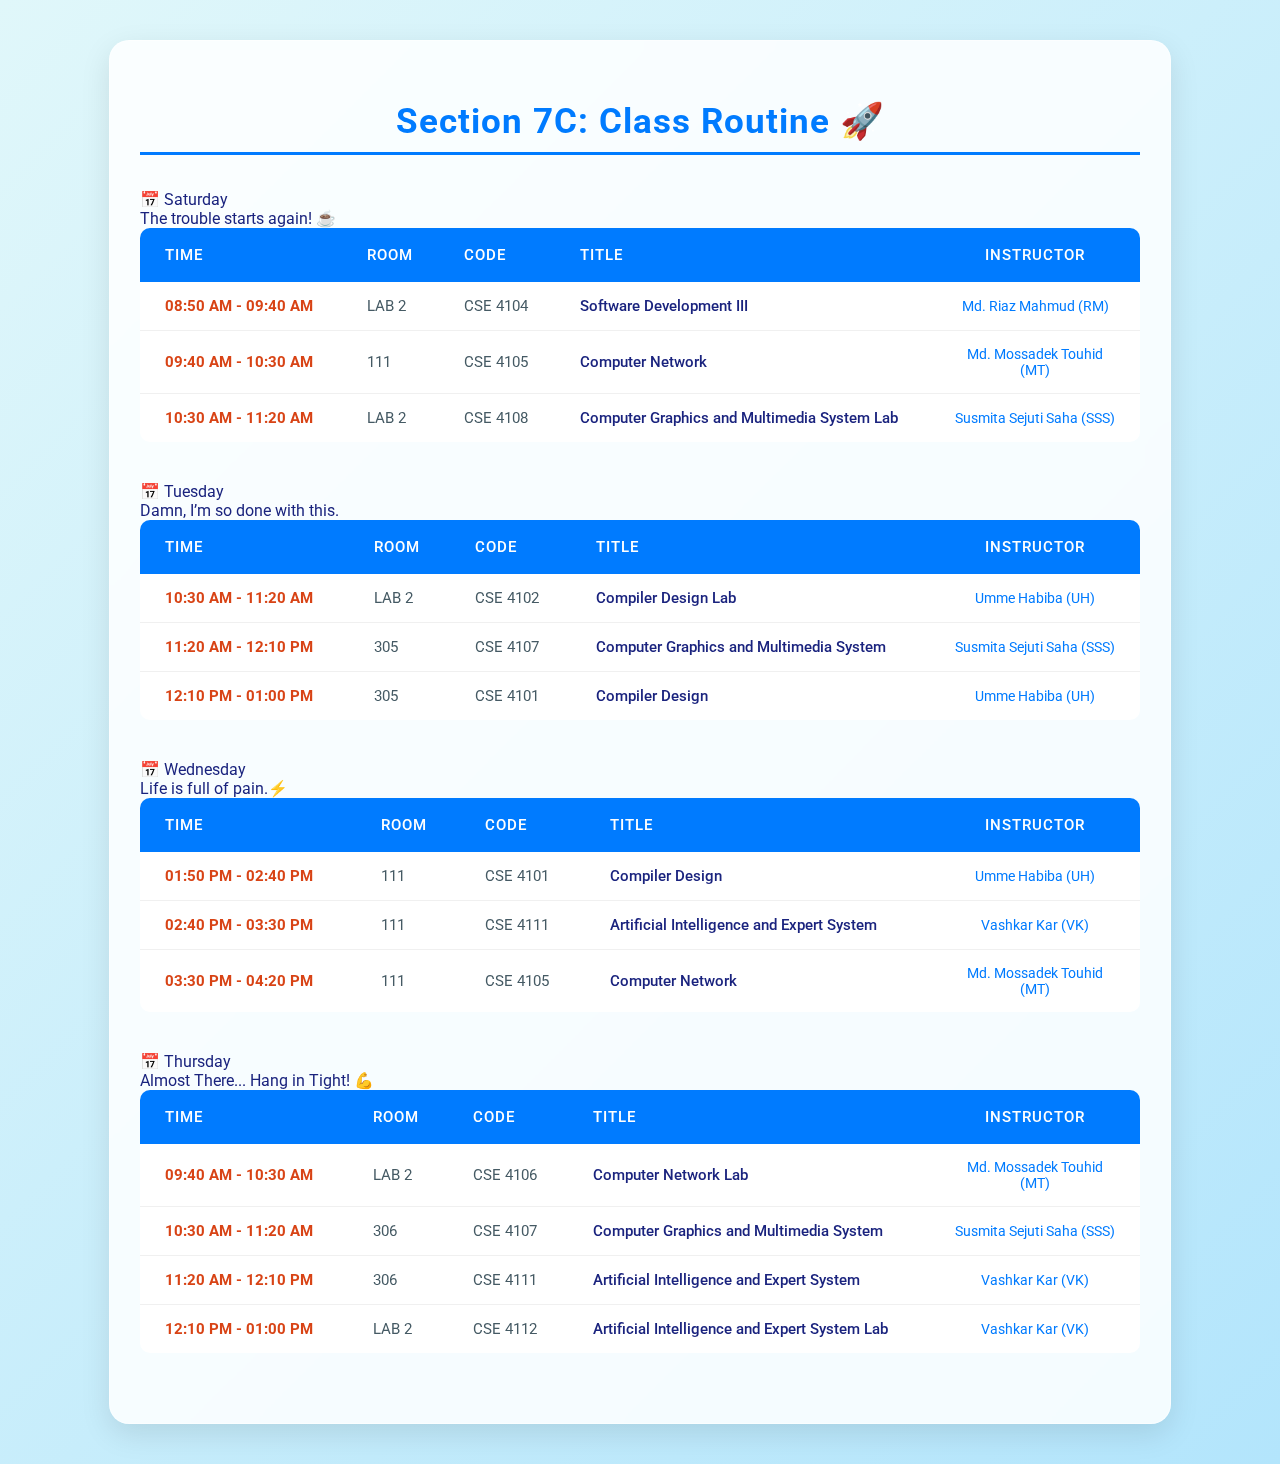
<file: index.html>
<!DOCTYPE html>
<html lang="en">
  <head>
    <meta charset="UTF-8" />
    <meta name="viewport" content="width=device-width, initial-scale=1.0" />
    <title>Section 7C Routine</title>
    <link rel="stylesheet" href="styles.css" />
  </head>
  <body>
    <div class="schedule-container">
      <h2 class="main-title">Section 7C: Class Routine 🚀</h2>

      <div class="table-wrapper" id="schedule-output">
        <p>Loading the complete schedule...</p>
      </div>
    </div>

    <script>
      const COURSE_MAP = {
        "CSE 4101": "Compiler Design",
        "CSE 4102": "Compiler Design Lab",
        "CSE 4104": "Software Development III",
        "CSE 4105": "Computer Network",
        "CSE 4106": "Computer Network Lab",
        "CSE 4107": "Computer Graphics and Multimedia System",
        "CSE 4108": "Computer Graphics and Multimedia System Lab",
        "CSE 4111": "Artificial Intelligence and Expert System",
        "CSE 4112": "Artificial Intelligence and Expert System Lab",
      };

      const TEACHER_MAP = {
        RM: "Md. Riaz Mahmud (RM)",
        MT: "Md. Mossadek Touhid (MT)",
        SSS: "Susmita Sejuti Saha (SSS)",
        UH: "Umme Habiba (UH)",
        VK: "Vashkar Kar (VK)",
      };

      const scheduleData = {
        schedule: [
          {
            day: "Saturday",
            caption: "The trouble starts again! ☕",
            classes: [
              {
                time: "08:50 AM - 09:40 AM",
                room_lab: "LAB 2",
                course_code: "CSE 4104",
                course_title: COURSE_MAP["CSE 4104"],
                teacher: TEACHER_MAP["RM"],
              },
              {
                time: "09:40 AM - 10:30 AM",
                room_lab: "111",
                course_code: "CSE 4105",
                course_title: COURSE_MAP["CSE 4105"],
                teacher: TEACHER_MAP["MT"],
              },
              {
                time: "10:30 AM - 11:20 AM",
                room_lab: "LAB 2",
                course_code: "CSE 4108",
                course_title: COURSE_MAP["CSE 4108"],
                teacher: TEACHER_MAP["SSS"],
              },
            ],
          },
          {
            day: "Tuesday",
            caption: "Damn, I’m so done with this.",
            classes: [
              {
                time: "10:30 AM - 11:20 AM",
                room_lab: "LAB 2",
                course_code: "CSE 4102",
                course_title: COURSE_MAP["CSE 4102"],
                teacher: TEACHER_MAP["UH"],
              },
              {
                time: "11:20 AM - 12:10 PM",
                room_lab: "305",
                course_code: "CSE 4107",
                course_title: COURSE_MAP["CSE 4107"],
                teacher: TEACHER_MAP["SSS"],
              },
              {
                time: "12:10 PM - 01:00 PM",
                room_lab: "305",
                course_code: "CSE 4101",
                course_title: COURSE_MAP["CSE 4101"],
                teacher: TEACHER_MAP["UH"],
              },
            ],
          },
          {
            day: "Wednesday",
            caption: "Life is full of pain.⚡",
            classes: [
              {
                time: "01:50 PM - 02:40 PM",
                room_lab: "111",
                course_code: "CSE 4101",
                course_title: COURSE_MAP["CSE 4101"],
                teacher: TEACHER_MAP["UH"],
              },
              {
                time: "02:40 PM - 03:30 PM",
                room_lab: "111",
                course_code: "CSE 4111",
                course_title: COURSE_MAP["CSE 4111"],
                teacher: TEACHER_MAP["VK"],
              },
              {
                time: "03:30 PM - 04:20 PM",
                room_lab: "111",
                course_code: "CSE 4105",
                course_title: COURSE_MAP["CSE 4105"],
                teacher: TEACHER_MAP["MT"],
              },
            ],
          },
          {
            day: "Thursday",
            caption: "Almost There... Hang in Tight! 💪",
            classes: [
              {
                time: "09:40 AM - 10:30 AM",
                room_lab: "LAB 2",
                course_code: "CSE 4106",
                course_title: COURSE_MAP["CSE 4106"],
                teacher: TEACHER_MAP["MT"],
              },
              {
                time: "10:30 AM - 11:20 AM",
                room_lab: "306",
                course_code: "CSE 4107",
                course_title: COURSE_MAP["CSE 4107"],
                teacher: TEACHER_MAP["SSS"],
              },
              {
                time: "11:20 AM - 12:10 PM",
                room_lab: "306",
                course_code: "CSE 4111",
                course_title: COURSE_MAP["CSE 4111"],
                teacher: TEACHER_MAP["VK"],
              },
              {
                time: "12:10 PM - 01:00 PM",
                room_lab: "LAB 2",
                course_code: "CSE 4112",
                course_title: COURSE_MAP["CSE 4112"],
                teacher: TEACHER_MAP["VK"],
              },
            ],
          },
        ],
      };

      function renderSchedule(data) {
        const outputElement = document.getElementById("schedule-output");
        let htmlContent = "";

        data.schedule.forEach((daySchedule) => {
          htmlContent += `
            <div class="day-card">
              <div class="day-header">
                <div class="day-title">
                  <span class="icon">📅</span> ${daySchedule.day}
                </div>
                <span class="caption">${daySchedule.caption}</span>
              </div>
              <div class="table-container">
                <table class="schedule-table">
                  <thead>
                    <tr>
                      <th>Time</th>
                      <th>Room</th>
                      <th>Code</th>
                      <th>Title</th>
                      <th>Instructor</th>
                    </tr>
                  </thead>
                  <tbody>
          `;

          daySchedule.classes.forEach((classItem) => {
            htmlContent += `
              <tr>
                <td>${classItem.time}</td>
                <td>${classItem.room_lab}</td>
                <td>${classItem.course_code}</td>
                <td>${classItem.course_title}</td>
                <td>${classItem.teacher}</td>
              </tr>
            `;
          });

          htmlContent += `
                  </tbody>
                </table>
              </div>
            </div>
          `;
        });

        outputElement.innerHTML = htmlContent;
      }

      document.addEventListener("DOMContentLoaded", () => {
        renderSchedule(scheduleData);
      });
    </script>
  </body>
</html>
</file>
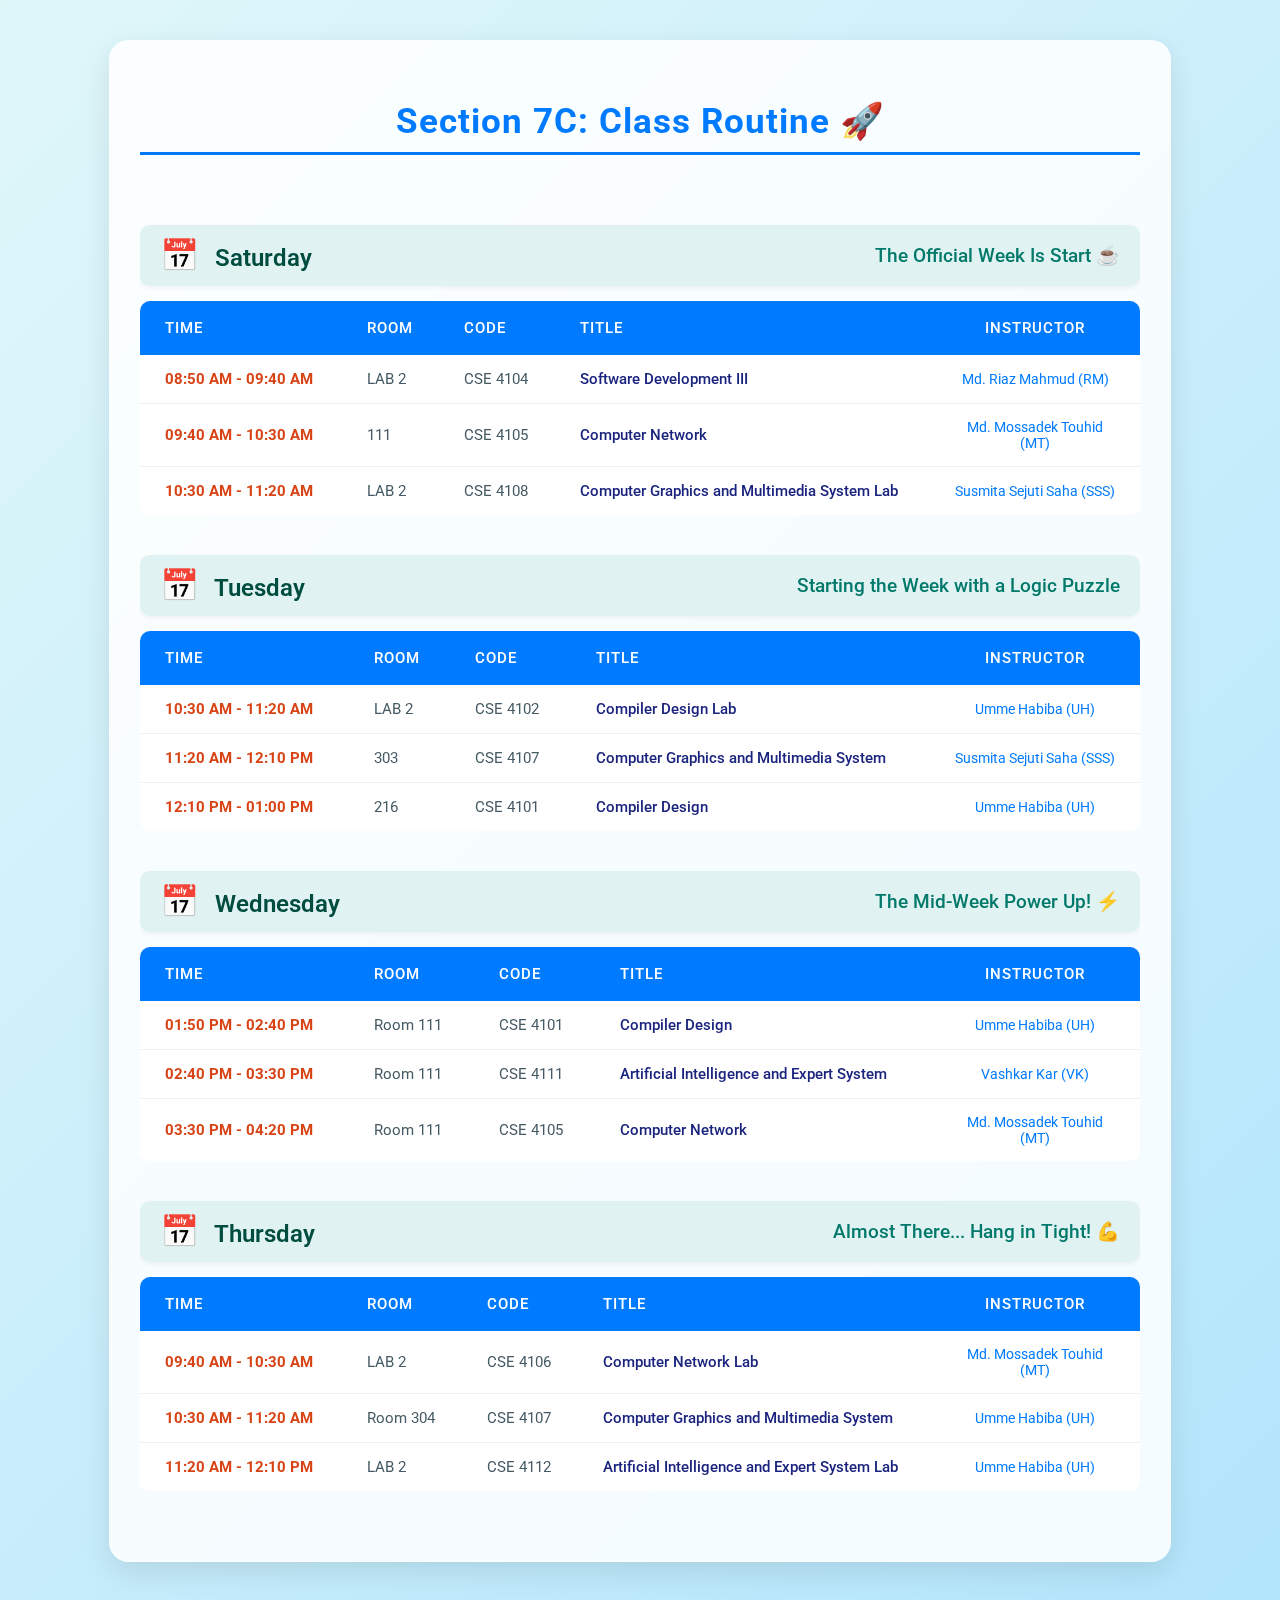
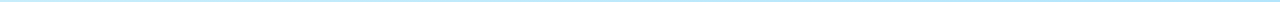
<file: routing.html>
<!DOCTYPE html>
<html lang="en">
  <head>
    <meta charset="UTF-8" />
    <meta name="viewport" content="width=device-width, initial-scale=1.0" />
    <title>Section 7C Routine</title>
    <link rel="stylesheet" href="styles.css" />
  </head>
  <body>
    <div class="schedule-container">
      <h2 class="main-title">Section 7C: Class Routine 🚀</h2>

      <div class="table-wrapper" id="schedule-output">
        <p>Loading the complete schedule...</p>
      </div>
    </div>

    <script>
      // 🚀 CENTRAL COURSE MAPPING (Subject Code and Title Constant)
      const COURSE_MAP = {
        "CSE 4101": "Compiler Design",
        "CSE 4102": "Compiler Design Lab",
        "CSE 4104": "Software Development III",
        "CSE 4105": "Computer Network",
        "CSE 4106": "Computer Network Lab",
        "CSE 4107": "Computer Graphics and Multimedia System",
        "CSE 4108": "Computer Graphics and Multimedia System Lab",
        "CSE 4111": "Artificial Intelligence and Expert System",
        "CSE 4112": "Artificial Intelligence and Expert System Lab",
      };

      // 👨‍🏫 CENTRAL TEACHER MAPPING (Teacher Full Name and Abbreviation Constant)
      // Note: The key should be the abbreviation used in the routine.
      const TEACHER_MAP = {
        RM: "Md. Riaz Mahmud (RM)",
        MT: "Md. Mossadek Touhid (MT)",
        SSS: "Susmita Sejuti Saha (SSS)",
        UH: "Umme Habiba (UH)",
        VK: "Vashkar Kar (VK)",
      };

      // SECTION 7C Final Routine (Saturday, Tuesday, Wednesday, Thursday)
      const scheduleData = {
        schedule: [
          {
            day: "Saturday",
            caption: "The Official Week Is Start ☕",
            classes: [
              {
                time: "08:50 AM - 09:40 AM",
                room_lab: "LAB 2",
                course_code: "CSE 4104",
                course_title: COURSE_MAP["CSE 4104"],
                teacher: TEACHER_MAP["RM"],
              },
              {
                time: "09:40 AM - 10:30 AM",
                room_lab: "111",
                course_code: "CSE 4105",
                course_title: COURSE_MAP["CSE 4105"],
                teacher: TEACHER_MAP["MT"],
              },
              {
                time: "10:30 AM - 11:20 AM",
                room_lab: "LAB 2",
                course_code: "CSE 4108",
                course_title: COURSE_MAP["CSE 4108"],
                teacher: TEACHER_MAP["SSS"],
              },
            ],
          },
          {
            day: "Tuesday",
            caption: "Starting the Week with a Logic Puzzle",
            classes: [
              {
                time: "10:30 AM - 11:20 AM",
                room_lab: "LAB 2",
                course_code: "CSE 4102",
                course_title: COURSE_MAP["CSE 4102"],
                teacher: TEACHER_MAP["UH"],
              },
              {
                time: "11:20 AM - 12:10 PM",
                room_lab: "303",
                course_code: "CSE 4107",
                course_title: COURSE_MAP["CSE 4107"],
                teacher: TEACHER_MAP["SSS"],
              },
              {
                time: "12:10 PM - 01:00 PM",
                room_lab: "216",
                course_code: "CSE 4101",
                course_title: COURSE_MAP["CSE 4101"],
                teacher: TEACHER_MAP["UH"],
              },
            ],
          },
          {
            day: "Wednesday",
            caption: "The Mid-Week Power Up! ⚡",
            classes: [
              {
                time: "01:50 PM - 02:40 PM",
                room_lab: "Room 111",
                course_code: "CSE 4101",
                course_title: COURSE_MAP["CSE 4101"],
                teacher: TEACHER_MAP["UH"],
              },
              {
                time: "02:40 PM - 03:30 PM",
                room_lab: "Room 111",
                course_code: "CSE 4111",
                course_title: COURSE_MAP["CSE 4111"],
                teacher: TEACHER_MAP["VK"],
              },
              {
                time: "03:30 PM - 04:20 PM",
                room_lab: "Room 111",
                course_code: "CSE 4105",
                course_title: COURSE_MAP["CSE 4105"],
                teacher: TEACHER_MAP["MT"],
              },
            ],
          },
          {
            day: "Thursday",
            caption: "Almost There... Hang in Tight! 💪",
            classes: [
              {
                time: "09:40 AM - 10:30 AM",
                room_lab: "LAB 2",
                course_code: "CSE 4106",
                course_title: COURSE_MAP["CSE 4106"],
                teacher: TEACHER_MAP["MT"],
              },
              {
                time: "10:30 AM - 11:20 AM",
                room_lab: "Room 304",
                course_code: "CSE 4107",
                course_title: COURSE_MAP["CSE 4107"],
                teacher: TEACHER_MAP["UH"],
              },
              {
                time: "11:20 AM - 12:10 PM",
                room_lab: "LAB 2",
                course_code: "CSE 4112",
                course_title: COURSE_MAP["CSE 4112"],
                teacher: TEACHER_MAP["UH"],
              },
            ],
          },
        ],
      };

      // JavaScript Function to Render the Schedule
      function renderSchedule(data) {
        const outputElement = document.getElementById("schedule-output");
        let htmlContent = "";

        data.schedule.forEach((daySchedule) => {
          htmlContent += `
                    <div class="day-heading">
                        <div>
                            <span class="icon">&#x1F4C5;</span>
                            ${daySchedule.day}
                        </div>
                        <span class="day-caption">${daySchedule.caption}</span>
                    </div>
                    <table class="schedule-table">
                        <thead>
                            <tr>
                                <th>Time</th>
                                <th>Room</th>
                                <th>Code </th>
                                <th>Title</th>
                                <th>Instructor</th>
                            </tr>
                        </thead>
                        <tbody>
                `;

          daySchedule.classes.forEach((classItem) => {
            // Normalize the course code by trimming whitespace before lookup
            const normalizedCode = classItem.course_code.trim();

            // Use COURSE_MAP for the title, falling back if needed
            const courseTitle =
              COURSE_MAP[normalizedCode] || classItem.course_title;

            // Use TEACHER_MAP for the name, using the value directly if a map key isn't found
            const teacherName = classItem.teacher.match(/\(([^)]+)\)/); // Extract abbreviation from old format like 'Name (ABBR)'
            let finalTeacherName = classItem.teacher;

            if (teacherName && TEACHER_MAP[teacherName[1]]) {
              // If an abbreviation is found in the teacher field and it exists in the map, use the map value
              finalTeacherName = TEACHER_MAP[teacherName[1]];
            } else if (TEACHER_MAP[classItem.teacher]) {
              // If the teacher field itself is the abbreviation (e.g., 'RM'), use the map value
              finalTeacherName = TEACHER_MAP[classItem.teacher];
            }

            htmlContent += `
                        <tr>
                            <td>${classItem.time}</td>
                            <td>${classItem.room_lab}</td>
                            <td>${classItem.course_code}</td>
                            <td>${courseTitle}</td>
                            <td>${finalTeacherName}</td>
                        </tr>
                    `;
          });

          htmlContent += `
                        </tbody>
                    </table>
                `;
        });

        outputElement.innerHTML = htmlContent;
      }

      // Function call
      document.addEventListener("DOMContentLoaded", () => {
        renderSchedule(scheduleData);
      });
    </script>
  </body>
</html>
</file>
<file: styles.css>
/* Google Font Import */
@import url('https://fonts.googleapis.com/css2?family=Roboto:wght@300;400;500;700&display=swap');

/* Base Styling */
body {
    font-family: 'Roboto', sans-serif; /* Clean, professional, yet modern */
    margin: 0;
    padding: 40px 20px;
    background: linear-gradient(135deg, #e0f7fa 0%, #b3e5fc 100%); /* Soothing blue gradient background */
    color: #1a237e; /* Deep blue text color */
    min-height: 100vh;
}

/* Container - Glass Effect */
.schedule-container {
    max-width: 1000px;
    margin: 0 auto;
    background: rgba(255, 255, 255, 0.85); /* Semi-transparent white */
    backdrop-filter: blur(10px); /* The "Glass" effect */
    -webkit-backdrop-filter: blur(10px);
    padding: 30px;
    border-radius: 20px; 
    border: 1px solid rgba(255, 255, 255, 0.5); /* Light border */
    box-shadow: 0 10px 30px rgba(0, 0, 0, 0.1);
}

/* Main Title - Professional & Playful */
.main-title {
    color: #007bff;
    text-align: center;
    font-weight: 700;
    margin-bottom: 35px;
    font-size: 2.2em;
    letter-spacing: 1px;
    border-bottom: 3px solid #007bff;
    padding-bottom: 10px;
}

/* Day Heading - Clear and Fun */
.day-heading {
    display: flex;
    align-items: center;
    justify-content: space-between;
    padding: 12px 20px;
    margin-top: 35px;
    margin-bottom: 15px;
    font-size: 1.5em;
    font-weight: 600;
    color: #004d40; /* Dark Teal */
    background: #e0f2f1; /* Light Teal background */
    border-radius: 10px;
    box-shadow: 0 2px 5px rgba(0, 0, 0, 0.05);
}

.day-heading .icon {
    margin-right: 10px;
    font-size: 1.3em;
    color: #00796b;
}

.day-caption {
    font-size: 0.8em;
    font-weight: 500;
    color: #00796b;
}

/* --- Table Styling --- */
.schedule-table {
    width: 100%;
    border-collapse: separate;
    border-spacing: 0;
    margin-bottom: 40px;
    font-size: 0.95em;
    overflow: hidden;
    border-radius: 10px;
}

/* Table Header Row */
.schedule-table thead th {
    text-align: left;
    padding: 18px 25px;
    color: #ffffff;
    font-weight: 500;
    text-transform: uppercase;
    letter-spacing: 1px;
    background-color: #007bff; /* Primary Blue Header */
    border: none;
}

/* Center last column header */
.schedule-table thead th:last-child {
     text-align: center;
     width: 160px; 
}

/* Table Data Rows */
.schedule-table tbody td {
    padding: 15px 25px;
    border-bottom: 1px solid #f0f0f0; 
    color: #455a64;
    background-color: #ffffff;
}

.schedule-table tbody tr:last-child td {
    border-bottom: none;
}

/* Time, Title, and Teacher Bolding */
.schedule-table tbody tr td:nth-child(1) { /* Time column */
    font-weight: 700;
    color: #d84315; /* Energetic Orange/Red for Time */
    white-space: nowrap;
}
.schedule-table tbody tr td:nth-child(4) { /* Course Title column */
    font-weight: 500;
    color: #1a237e;
}
.schedule-table tbody tr td:nth-child(5) { /* Teacher column */
    text-align: center;
    font-size: 0.9em;
    color: #007bff;
    font-weight: 400;
}

/* Hover effect - Subtle glow */
.schedule-table tbody tr:hover {
    background-color: #f3f3f3; /* Light grey hover */
    transform: translateY(-1px);
    box-shadow: 0 4px 10px rgba(0, 0, 0, 0.05);
    transition: all 0.2s ease-in-out;
    cursor: pointer; /* Different cursor for fun */
}

/* --- Responsive Design --- */
.table-wrapper {
    overflow-x: auto;
    width: 100%;
}

@media (max-width: 768px) {
    .schedule-container {
        padding: 20px 10px;
        border-radius: 0;
        box-shadow: none;
        background: #ffffff; /* Remove glass on small screens for performance/simplicity */
        border: none;
    }
    .main-title {
        font-size: 1.8em;
    }
    .day-heading {
        font-size: 1.3em;
        padding: 10px 15px;
    }
    
    /* Ensure table has minimum width for horizontal scroll */
    .schedule-table {
        min-width: 780px; 
    }
    
    .schedule-table thead th,
    .schedule-table tbody td {
        padding: 12px 15px;
        font-size: 0.85em;
    }
}
</file>
